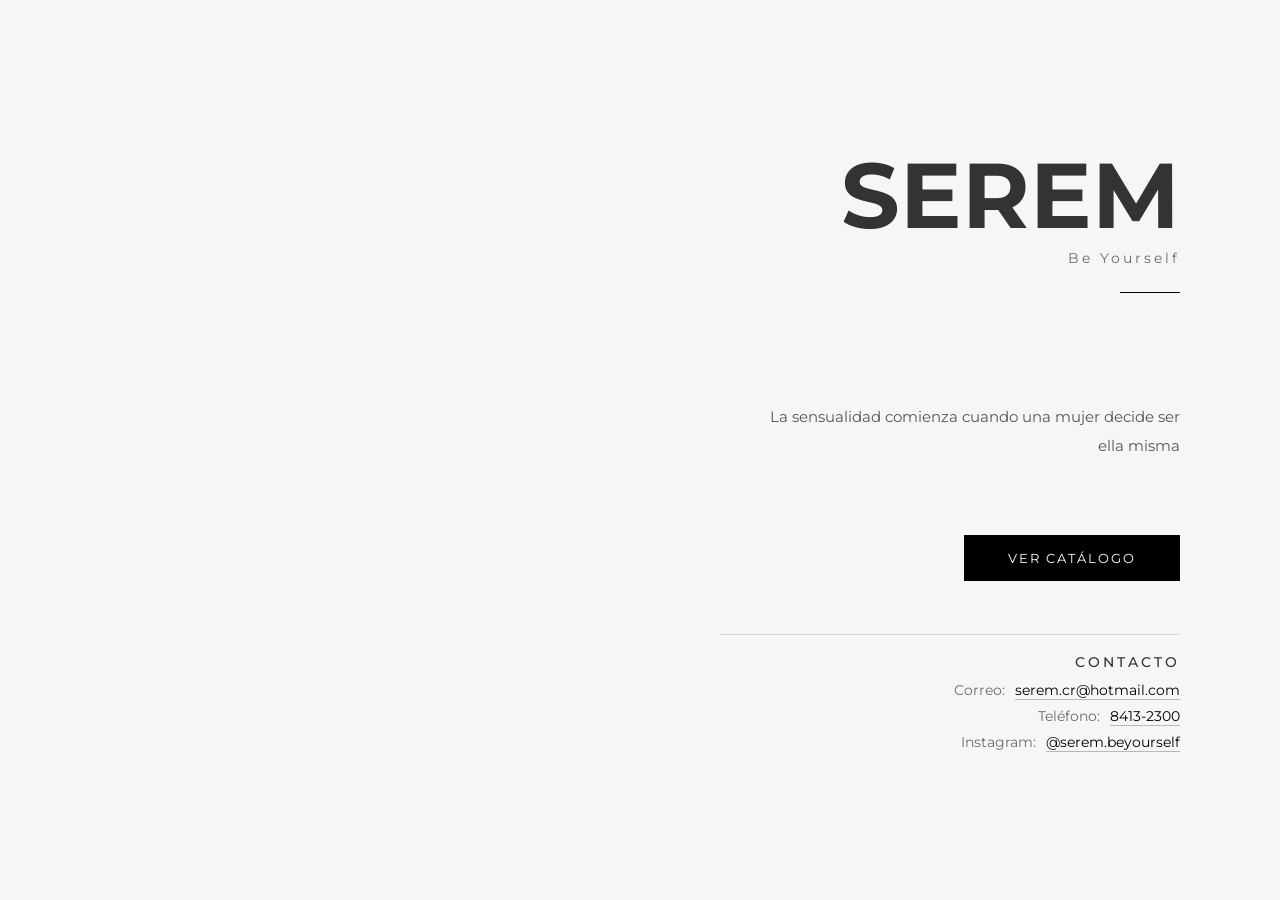
<file: index.html>
<!DOCTYPE html>
<html lang="es">
<head>
  <meta charset="UTF-8">
  <meta name="viewport" content="width=device-width, initial-scale=1.0">
  <title>SEREM | Be Yourself</title>

  <!-- Fuentes -->
  <link href="https://fonts.googleapis.com/css2?family=Playfair+Display:ital@1&family=Montserrat:wght@300;400;500&display=swap" rel="stylesheet">

  <link rel="stylesheet" href="css/styles.css">
</head>
<body>

<header class="hero">

  <!-- VIDEO -->
  <div class="hero-video-container">
    <video autoplay muted loop playsinline webkit-playsinline preload="auto">
      <source src="video/lenceria.mp4" type="video/mp4">
    </video>
  </div>

  <!-- CONTENIDO -->
  <div class="hero-info">

    <div class="logo">
      <h1>SEREM</h1>
      <span>Be Yourself</span>
    </div>

    <p>
      La sensualidad comienza cuando 
      una mujer decide ser ella misma
    </p>

   <div class="buttons">
  <a href="html/catalogo.html" class="btn primary">Ver Catálogo</a>
  </div>

  <section class="contacto-home" aria-label="Información de contacto">
    <h2>Contacto</h2>
    <ul>
      <li>
        <span class="label">Correo:</span>
        <a href="mailto:serem.cr@hotmail.com">serem.cr@hotmail.com</a>
      </li>
      <li>
        <span class="label">Teléfono:</span>
        <a href="tel:84132300">8413-2300</a>
      </li>
      <li>
        <span class="label">Instagram:</span>
        <a href="https://instagram.com/serem.beyourself" target="_blank" rel="noopener noreferrer">@serem.beyourself</a>
      </li>
    </ul>
  </section>
  </div>
</header>

</body>
</html>
</file>
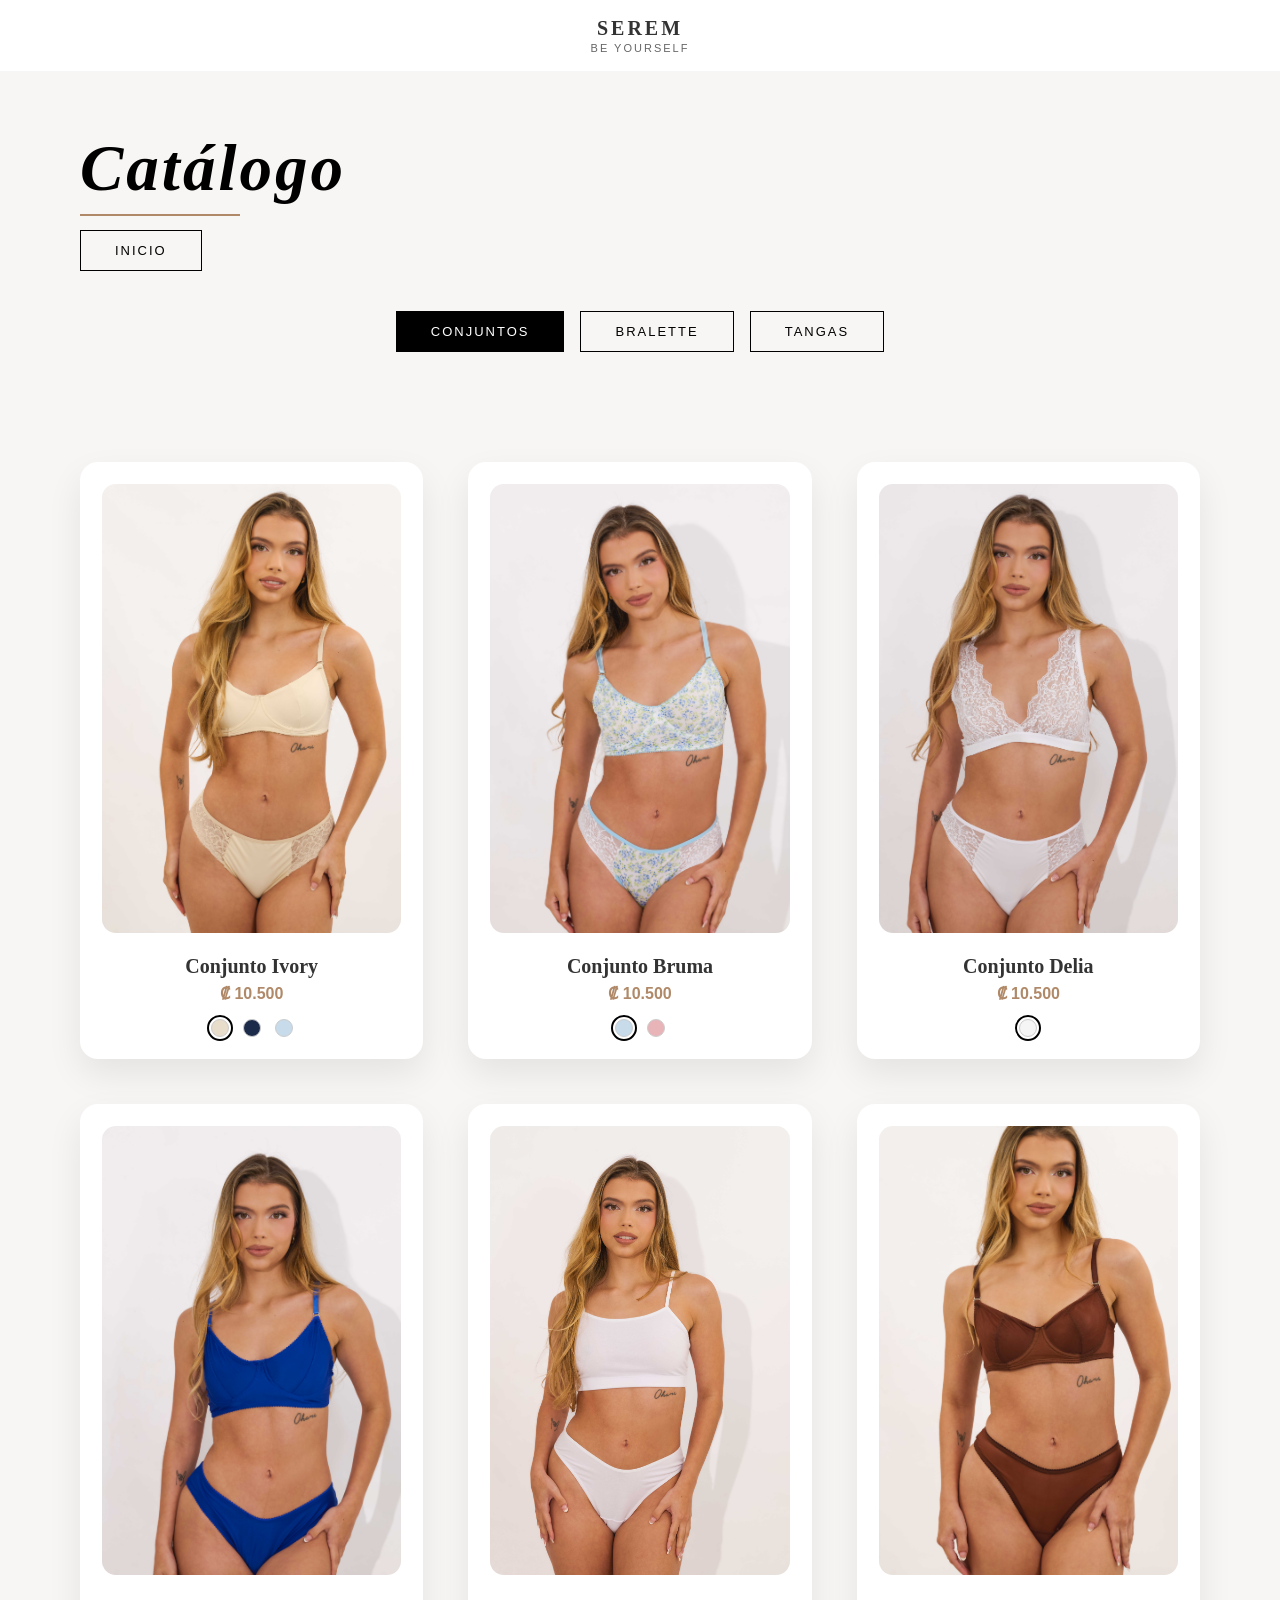
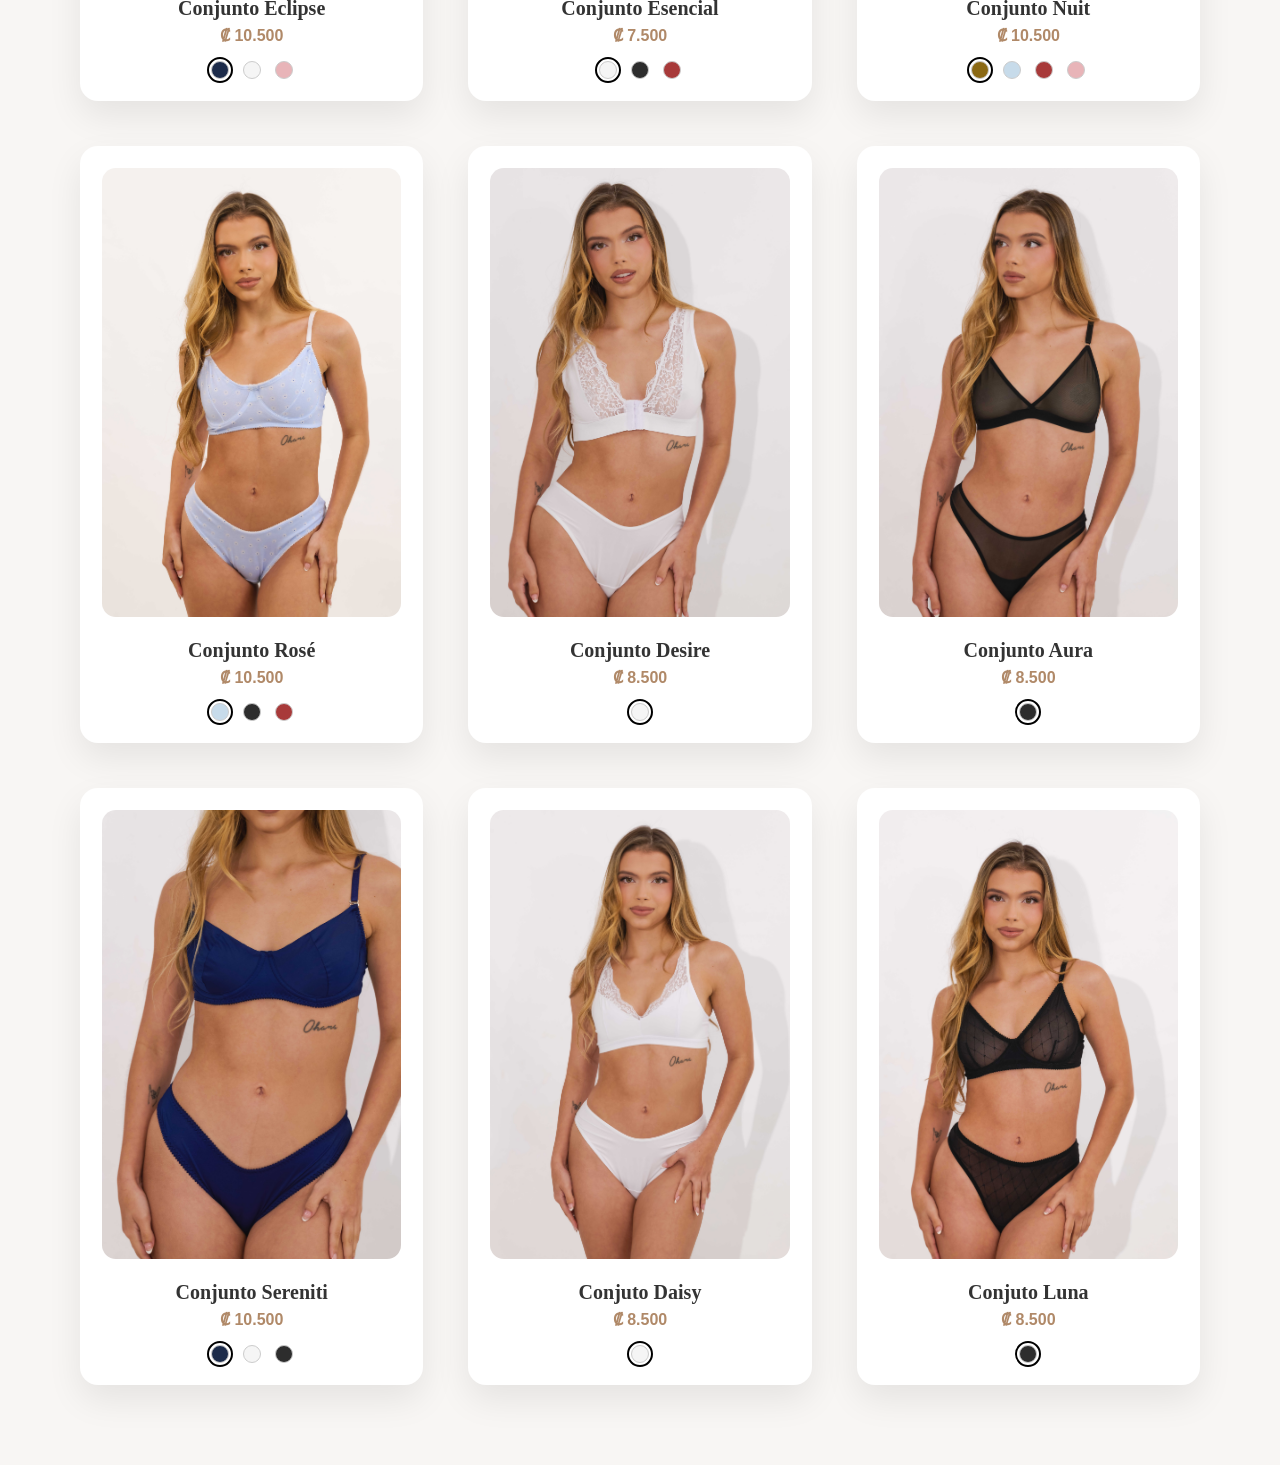
<file: html/catalogo.html>
<!DOCTYPE html>
<html lang="es">
<head>
  <meta charset="UTF-8">
  <meta name="viewport" content="width=device-width, initial-scale=1.0">
  <title>Catálogo</title>
  <link rel="stylesheet" href="../css/catalogo.css">
</head>
<body>

<header class="site-header">
  <div class="site-logo">
    <span class="site-logo-main">SEREM</span>
    <span class="site-logo-sub">Be Yourself</span>
  </div>
</header>

<header class="catalogo-header">
 
  <h1>Catálogo</h1>
  <a href="../index.html" class="btn-inicio">Inicio</a>
</header>

<nav class="catalogo-categorias" aria-label="Filtrar por categoría">
  <button type="button" class="btn-categoria active" data-categoria="conjuntos">Conjuntos</button>
  <button type="button" class="btn-categoria" data-categoria="bralette">Bralette</button>
  <button type="button" class="btn-categoria" data-categoria="tangas">Tangas</button>
</nav>

<main class="catalogo-grid" id="catalogo-grid">
  <!-- Las cards se generan dinámicamente con JavaScript -->
</main>

<script src="../js/productos-data.js"></script>
<script src="../js/catalogo.js"></script>
</body>
</html>
</file>
<file: css/styles.css>
/* ================= RESET ================= */
* {
  margin: 0;
  padding: 0;
  box-sizing: border-box;
}

body {
  font-family: 'Montserrat', sans-serif;
  background: #f8f6f4;
  color: #333;
}

/* ================= HERO ================= */

.hero {
  display: flex;
  height: 100vh;
  overflow: hidden;
}

/* VIDEO */
.hero-video-container {
  width: 50%;
  overflow: hidden;
}

.hero-video-container video {
  width: 100%;
  height: 100%;
  object-fit: cover;
}
.hero-video-container {
  width: 50%;
  position: relative;
  overflow: hidden;
}

.hero-video-container::after {
  content: "";
  position: absolute;
  top: 0;
  right: 0;
  width: 120px;
  height: 100%;
  background: linear-gradient(
    to right,
    rgba(248,246,244,0),
    rgba(248,246,244,1)
  );
}

/* INFO */
.hero-info {
  width: 50%;
  padding: 80px 100px 80px 80px;
  display: flex;
  flex-direction: column;
  justify-content: center;
  align-items: flex-end;
  text-align: right;
  gap: 35px;
}
.hero-info > * {
  max-width: 460px;
}


/* ================= LOGO ================= */

.logo h1 {
  font-size: 92px;
  line-height: 1;
}

.logo span {
  display: block;
  margin-top: 8px;
  font-size: 14px;
  letter-spacing: 3px;
  opacity: 0.7;
}

.logo::after {
  content: "";
  display: block;
  width: 60px;
  height: 1px;
  background: #000;
  margin: 25px 0 35px auto;
}


/* ================= TEXTO ================= */

.hero-info p {
  max-width: 420px;
  font-size: 15px;
  line-height: 1.9;
  margin: 40px 0;
  color: #555;
}

/* ================= MENÚ ================= */

.menu {
  margin-bottom: 40px;
}

.menu a {
  margin-left: 28px;
  text-decoration: none;
  color: #000;
  font-weight: 400;
  position: relative;
}

.menu a::after {
  content: "";
  position: absolute;
  width: 0;
  height: 1px;
  background: #000;
  left: 0;
  bottom: -6px;
  transition: 0.3s;
}

.menu a:hover::after {
  width: 100%;
}

/* ================= BOTONES ================= */

.buttons {
  display: flex;
  gap: 22px;
}

.contacto-home {
  width: 100%;
  margin-top: 18px;
  padding-top: 18px;
  border-top: 1px solid rgba(0, 0, 0, 0.12);
}

.contacto-home h2 {
  font-size: 14px;
  letter-spacing: 3px;
  text-transform: uppercase;
  font-weight: 500;
  margin-bottom: 10px;
}

.contacto-home ul {
  list-style: none;
  padding: 0;
  display: grid;
  gap: 8px;
}

.contacto-home li {
  font-size: 14px;
  color: #333;
}

.contacto-home .label {
  opacity: 0.7;
  margin-right: 6px;
}

.contacto-home a {
  color: #000;
  text-decoration: none;
  border-bottom: 1px solid rgba(0, 0, 0, 0.25);
}

.contacto-home a:hover {
  border-bottom-color: rgba(0, 0, 0, 0.6);
}

.btn {
  text-decoration: none;
  padding: 15px 44px;
  font-size: 13px;
  letter-spacing: 2px;
  text-transform: uppercase;
  transition: all 0.3s ease;
}

/* BOTÓN PRINCIPAL */
.btn.primary {
  background: #000;
  color: #fff;
}

.btn.primary:hover {
  background: transparent;
  color: #000;
  border: 1px solid #000;
}

/* BOTÓN SECUNDARIO */
.btn.secondary {
  border: 1px solid #000;
  color: #000;
}

.btn.secondary:hover {
  background: #000;
  color: #fff;
}


/* ================= RESPONSIVE ================= */

@media (max-width: 900px) {
  .hero {
    flex-direction: column;
    height: auto;
  }

  .hero-video-container,
  .hero-info {
    width: 100%;
  }

  .hero-info {
    align-items: center;
    text-align: center;
    padding: 60px 30px;
  }

  .menu a {
    margin: 0 15px;
  }

  .contacto-home {
    text-align: center;
  }
}
</file>
<file: css/catalogo.css>
/* RESET BÁSICO */
* {
  margin: 0;
  padding: 0;
  box-sizing: border-box;
}

body {
  font-family: 'Montserrat', sans-serif;
  background: #f8f6f4;
  color: #333;
}

/* ================= HEADER GLOBAL SIMPLE ================= */

.site-header {
  width: 100%;
  padding: 16px 32px;
  display: flex;
  justify-content: center;
  align-items: center;
  background: #ffffffee;
  backdrop-filter: blur(6px);
}

.site-logo {
  text-align: center;
  line-height: 1.2;
}

.site-logo-main {
  display: block;
  font-family: 'Montserrat', serif;
  font-size: 20px;
  font-weight: 600;
  letter-spacing: 3px;
}

.site-logo-sub {
  display: block;
  margin-top: 2px;
  font-size: 11px;
  letter-spacing: 2px;
  text-transform: uppercase;
  opacity: 0.75;
}

/* ================= HEADER CATÁLOGO ================= */

.catalogo-header {
  padding: 60px 80px 40px;
  display: flex;
  flex-direction: column;
  align-items: flex-start;
  gap: 24px;
}

.catalogo-logo {
  font-family: 'Montserrat', serif;
  text-transform: uppercase;
  letter-spacing: 3px;
}

.catalogo-logo-name {
  font-size: 20px;
  font-weight: 600;
}

.catalogo-logo-tagline {
  display: block;
  margin-top: 4px;
  font-size: 11px;
  letter-spacing: 2px;
  opacity: 0.7;
}

.catalogo-header h1 {
  font-family: 'Montserrat', serif;
  font-size: 65px;
  font-style: italic;
  letter-spacing: 3px;
  color: #000;
  position: relative;
  
  
}

/* Línea elegante debajo */
.catalogo-header h1::after {
  content: "";
  position: absolute;
  left: 0;
  bottom: -10px;
  width: 60%;
  height: 2px;
  background: #b08968;
}

/* ================= CATEGORÍAS ================= */

.catalogo-categorias {
  padding: 0 80px 30px;
  display: flex;
  justify-content: center;
  gap: 16px;
  flex-wrap: wrap;
}

.btn-categoria {
  font-family: 'Montserrat', sans-serif;
  font-size: 13px;
  letter-spacing: 2px;
  text-transform: uppercase;
  padding: 12px 34px;
  border: 1px solid #000;
  background: transparent;
  color: #000;
  cursor: pointer;
  transition: all 0.3s ease;
}

.btn-categoria:hover {
  background: rgba(0, 0, 0, 0.06);
}

.btn-categoria.active {
  background: #000;
  color: #fff;
}

/* ================= GRID ================= */

.catalogo-grid {
  padding: 80px;
  display: grid;
  grid-template-columns: repeat(auto-fill, minmax(260px, 1fr));
  gap: 45px;
}

/* ================= PRODUCT CARD ================= */

.product-card {
  background: #fff;
  padding: 22px;
  border-radius: 18px;
  text-align: center;
  box-shadow: 0 15px 35px rgba(0,0,0,0.08);
  transition: transform 0.35s ease, box-shadow 0.35s ease;
}

.product-card:hover {
  transform: translateY(-6px);
  box-shadow: 0 20px 45px rgba(0,0,0,0.12);
}

.product-image {
  width: 100%;
  border-radius: 14px;
  margin-bottom: 18px;
  cursor: pointer;
}

/* ================= TEXTO ================= */

.product-card h3 {
  font-family: 'Playfair Display', serif;
  font-size: 20px;
  margin-bottom: 6px;
}

.price {
  display: block;
  margin-bottom: 16px;
  font-weight: 600;
  color: #b08968;
}

/* ================= COLORES ================= */

.colors {
  display: flex;
  justify-content: center;
  gap: 14px;
}

.color {
  width: 18px;
  height: 18px;
  border-radius: 50%;
  cursor: pointer;
  border: 1px solid #ccc;
  transition: transform 0.2s ease;
}

.color:hover {
  transform: scale(1.15);
}

.color.beige { background: #e8dccb; }
.color.azul { background: #1c2b4a; }
.color.celeste { background: #c7dbea; }

.color.active {
  outline: 2px solid #000;
  outline-offset: 2px;
}

/* ================= RESPONSIVE ================= */

@media (max-width: 768px) {
  .site-header {
    padding: 14px 20px;
  }

  .site-logo-main {
    font-size: 18px;
  }

  .catalogo-header {
    padding: 32px 24px 24px;
    align-items: center;
  }

  .catalogo-header h1 {
    font-size: 48px;
  }

  .catalogo-categorias {
    padding: 0 40px 24px;
  }

  .catalogo-grid {
    padding: 24px 16px 32px;
    grid-template-columns: repeat(auto-fit, minmax(200px, 1fr));
  }
}

@media (max-width: 480px) {
  .site-logo-main {
    font-size: 16px;
    letter-spacing: 2px;
  }

  .site-logo-sub {
    font-size: 10px;
  }

  .catalogo-header h1 {
    font-size: 40px;
  }

  .catalogo-grid {
    padding: 16px 12px 32px;
    grid-template-columns: 1fr;
  }

  .product-card {
    padding: 18px;
  }

  .product-card h3 {
    font-size: 18px;
  }

  .price {
    font-size: 0.95rem;
  }

  .btn-categoria {
    padding: 10px 20px;
    font-size: 11px;
  }
}
/* ================= BOTÓN INICIO ================= */

.btn-inicio {
  text-decoration: none;
  font-size: 13px;
  letter-spacing: 2px;
  text-transform: uppercase;
  padding: 12px 34px;
  border: 1px solid #000;
  color: #000;
  transition: all 0.3s ease;
}

.btn-inicio:hover {
  background: #000;
  color: #fff;
}
</file>
